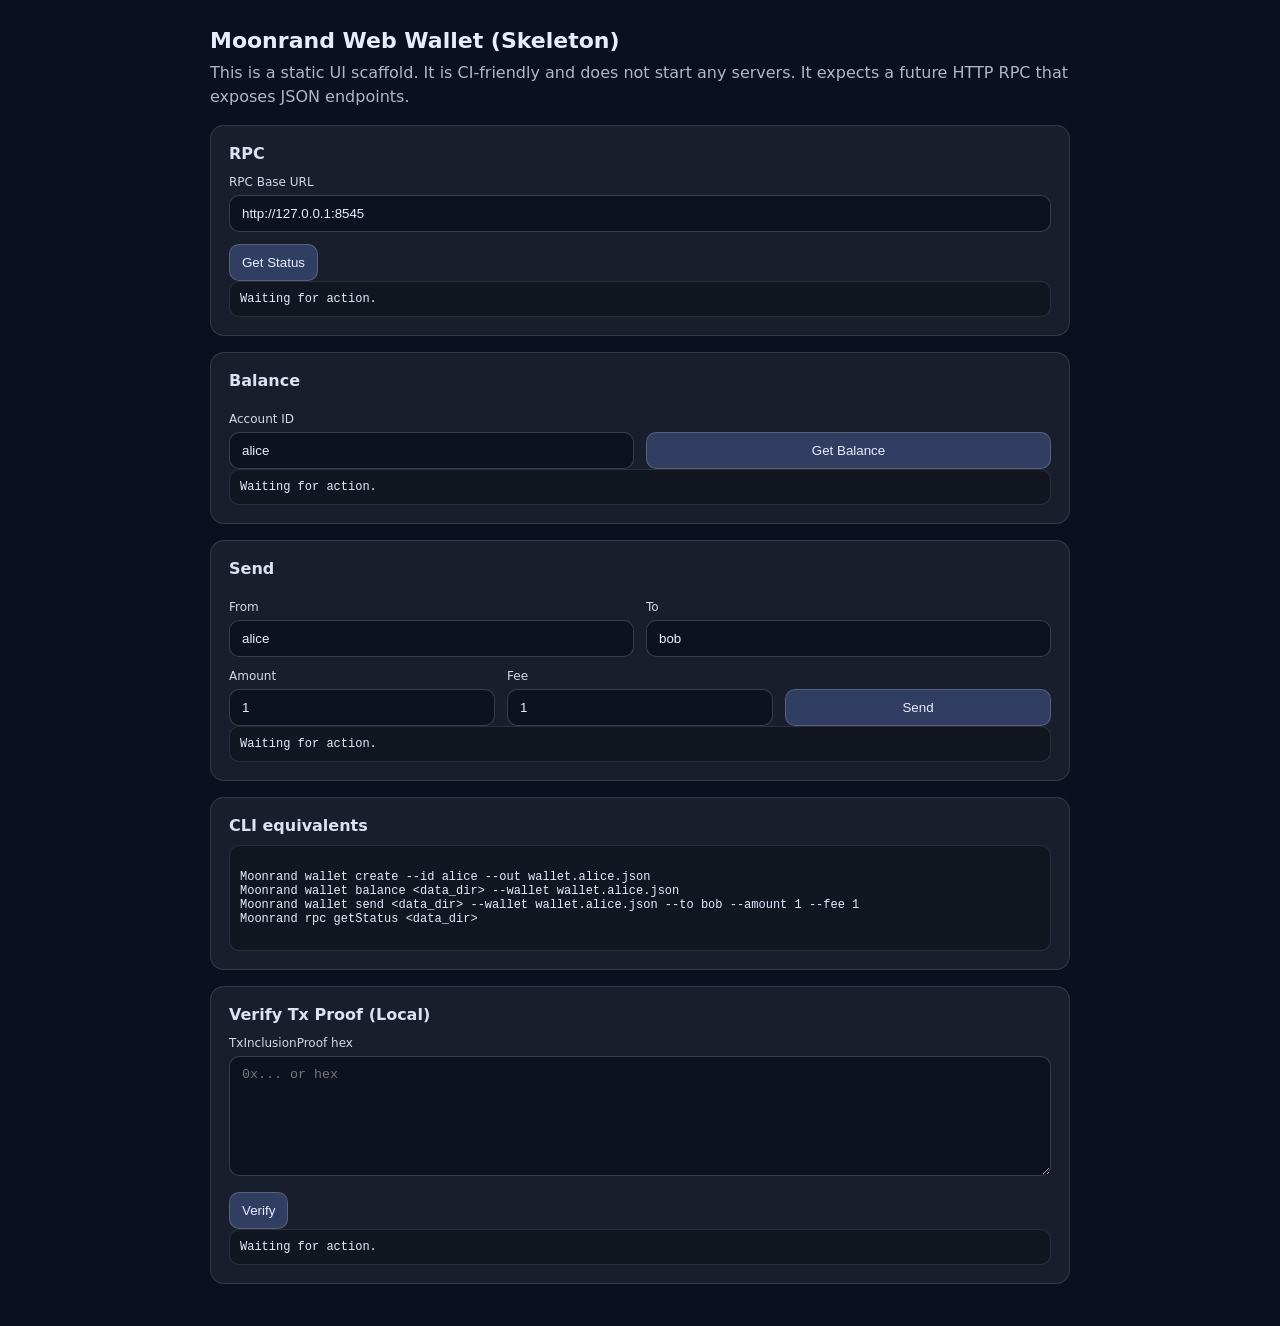
<file: web_wallet/index.html>
<!doctype html>
<html lang="en">
<head>
  <meta charset="utf-8" />
  <meta name="viewport" content="width=device-width, initial-scale=1" />
  <title>Moonrand Wallet</title>
  <style>
    :root { color-scheme: dark; }
    body { margin: 0; font-family: ui-sans-serif, system-ui, -apple-system, "Segoe UI", Roboto, Arial; background: #0b1020; color: #e8ecff; }
    .wrap { max-width: 860px; margin: 0 auto; padding: 28px 18px 42px; }
    .card { background: rgba(255,255,255,0.06); border: 1px solid rgba(255,255,255,0.12); border-radius: 14px; padding: 18px; margin-top: 16px; }
    h1 { font-size: 22px; margin: 0 0 8px; }
    h2 { font-size: 16px; margin: 0 0 10px; opacity: 0.95; }
    p { margin: 8px 0; opacity: 0.9; line-height: 1.5; }
    label { display: block; font-size: 12px; opacity: 0.9; margin: 12px 0 6px; }
    input { width: 100%; box-sizing: border-box; padding: 10px 12px; border-radius: 10px; border: 1px solid rgba(255,255,255,0.18); background: rgba(10,14,28,0.7); color: #e8ecff; outline: none; }
    input:focus { border-color: rgba(120,160,255,0.65); }
    .row { display: grid; grid-template-columns: 1fr 1fr; gap: 12px; }
    .row3 { display: grid; grid-template-columns: 1fr 1fr 1fr; gap: 12px; }
    button { padding: 10px 12px; border-radius: 10px; border: 1px solid rgba(255,255,255,0.18); background: rgba(120,160,255,0.25); color: #e8ecff; cursor: pointer; }
    button:hover { background: rgba(120,160,255,0.35); }
    .mono { font-family: ui-monospace, SFMono-Regular, Menlo, Consolas, monospace; font-size: 12px; white-space: pre-wrap; word-break: break-word; background: rgba(0,0,0,0.25); border: 1px solid rgba(255,255,255,0.10); border-radius: 10px; padding: 10px; }
    .muted { opacity: 0.75; }
    .ok { color: #a6ffcb; }
    .err { color: #ff9aa6; }
    .btnbar { display: flex; gap: 10px; flex-wrap: wrap; margin-top: 12px; }
    textarea { width: 100%; box-sizing: border-box; padding: 10px 12px; border-radius: 10px; border: 1px solid rgba(255,255,255,0.18); background: rgba(10,14,28,0.7); color: #e8ecff; outline: none; min-height: 120px; resize: vertical; }
    textarea:focus { border-color: rgba(120,160,255,0.65); }
  </style>
</head>
<body>
  <div class="wrap">
    <h1>Moonrand Web Wallet (Skeleton)</h1>
    <p class="muted">This is a static UI scaffold. It is CI-friendly and does not start any servers. It expects a future HTTP RPC that exposes JSON endpoints.</p>

    <div class="card">
      <h2>RPC</h2>
      <label for="rpcUrl">RPC Base URL</label>
      <input id="rpcUrl" value="http://127.0.0.1:8545" />
      <div class="btnbar">
        <button id="btnStatus">Get Status</button>
      </div>
      <div id="statusOut" class="mono" aria-live="polite"></div>
    </div>

    <div class="card">
      <h2>Balance</h2>
      <div class="row">
        <div>
          <label for="accountId">Account ID</label>
          <input id="accountId" value="alice" />
        </div>
        <div>
          <label>&nbsp;</label>
          <button id="btnBalance" style="width:100%">Get Balance</button>
        </div>
      </div>
      <div id="balanceOut" class="mono" aria-live="polite"></div>
    </div>

    <div class="card">
      <h2>Send</h2>
      <div class="row">
        <div>
          <label for="fromId">From</label>
          <input id="fromId" value="alice" />
        </div>
        <div>
          <label for="toId">To</label>
          <input id="toId" value="bob" />
        </div>
      </div>
      <div class="row3">
        <div>
          <label for="amount">Amount</label>
          <input id="amount" value="1" />
        </div>
        <div>
          <label for="fee">Fee</label>
          <input id="fee" value="1" />
        </div>
        <div>
          <label>&nbsp;</label>
          <button id="btnSend" style="width:100%">Send</button>
        </div>
      </div>
      <div id="sendOut" class="mono" aria-live="polite"></div>
    </div>

    <div class="card">
      <h2>CLI equivalents</h2>
      <div class="mono">
Moonrand wallet create --id alice --out wallet.alice.json
Moonrand wallet balance &lt;data_dir&gt; --wallet wallet.alice.json
Moonrand wallet send &lt;data_dir&gt; --wallet wallet.alice.json --to bob --amount 1 --fee 1
Moonrand rpc getStatus &lt;data_dir&gt;
      </div>
    </div>

    <div class="card">
      <h2>Verify Tx Proof (Local)</h2>
      <label for="txProofHex">TxInclusionProof hex</label>
      <textarea id="txProofHex" placeholder="0x... or hex"></textarea>
      <div class="btnbar">
        <button id="btnVerifyTxProof">Verify</button>
      </div>
      <div id="txProofOut" class="mono" aria-live="polite"></div>
    </div>
  </div>

  <script src="proof_verify.js"></script>
  <script src="app.js"></script>
</body>
</html>
</file>
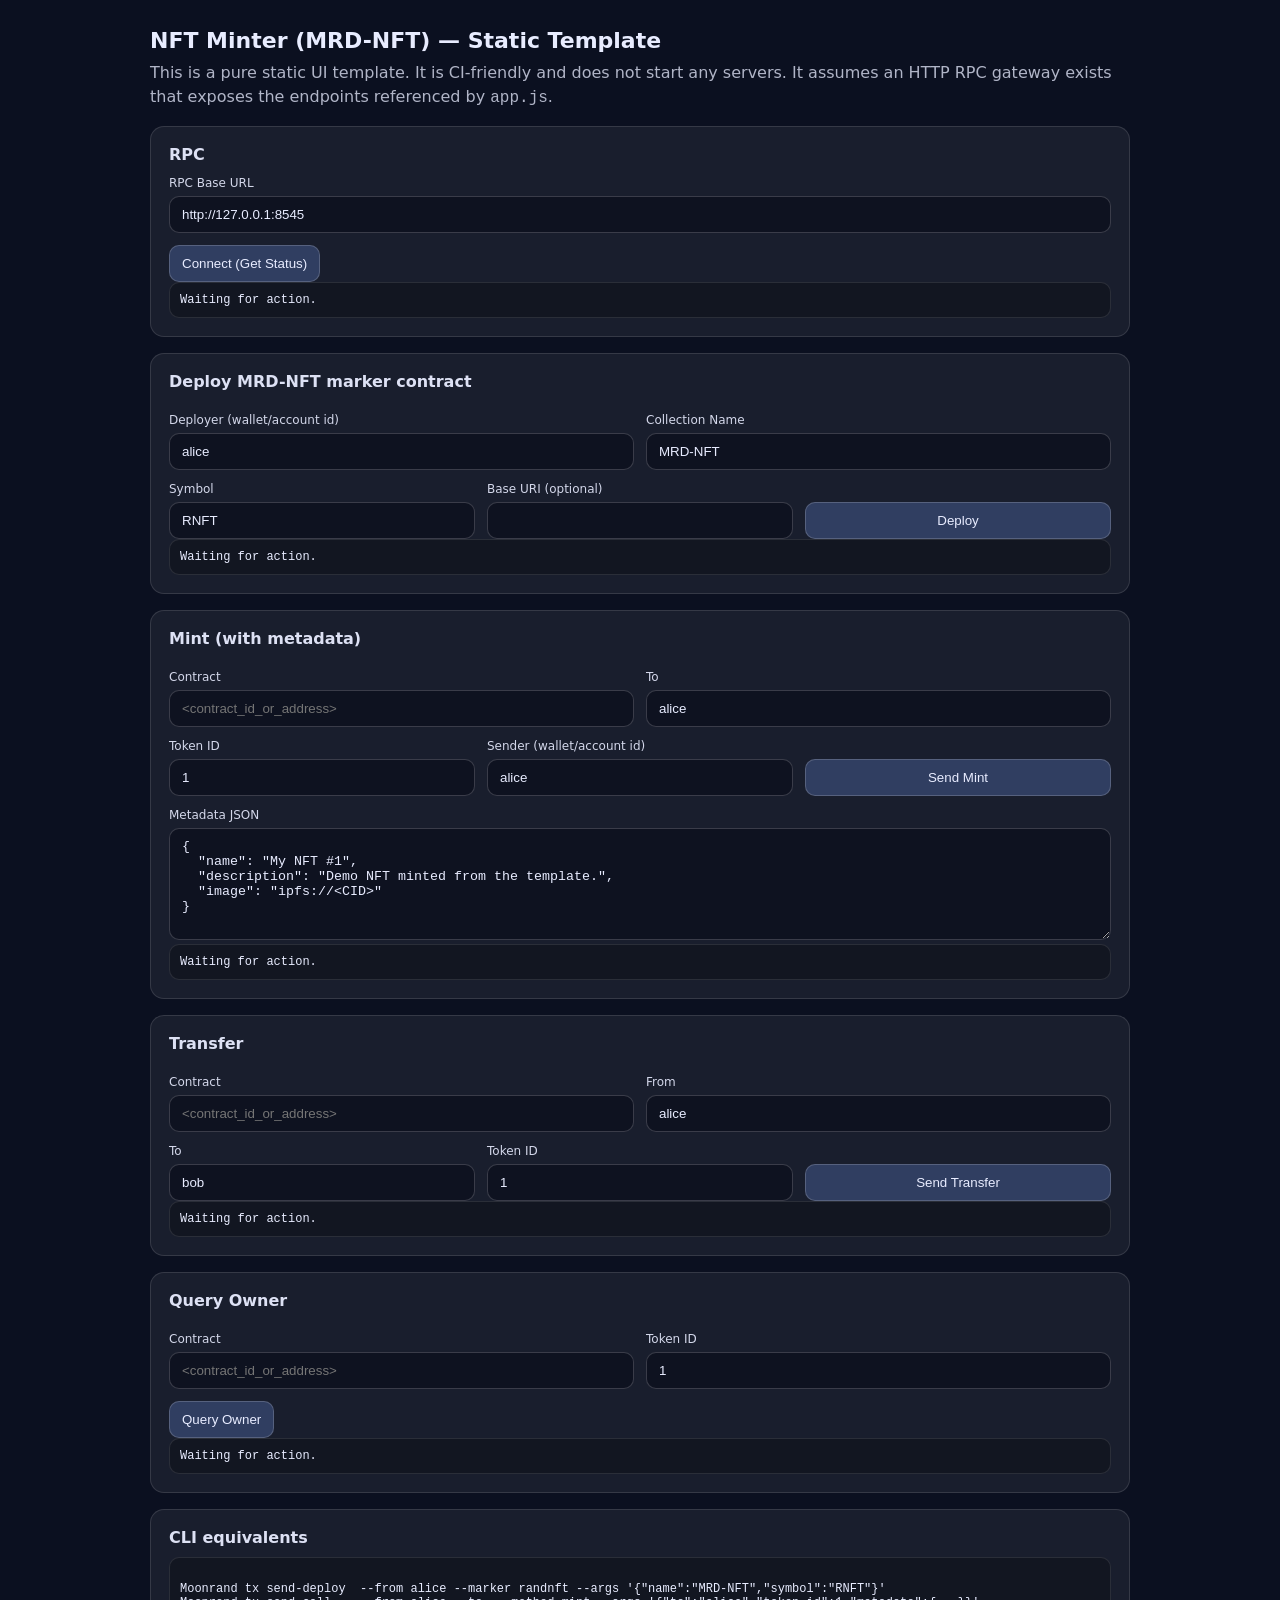
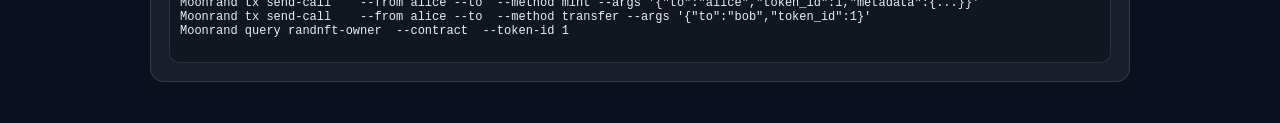
<file: tools/dapps/nft_minter/index.html>
<!doctype html>
<html lang="en">
<head>
  <meta charset="utf-8" />
  <meta name="viewport" content="width=device-width, initial-scale=1" />
  <title>Moonrand DApp Template: NFT Minter</title>
  <link rel="stylesheet" href="style.css" />
</head>
<body>
  <div class="wrap">
    <h1>NFT Minter (MRD-NFT) — Static Template</h1>
    <p class="muted">This is a pure static UI template. It is CI-friendly and does not start any servers. It assumes an HTTP RPC gateway exists that exposes the endpoints referenced by <span class="mono-inline">app.js</span>.</p>

    <div class="card">
      <h2>RPC</h2>
      <label for="rpcUrl">RPC Base URL</label>
      <input id="rpcUrl" value="http://127.0.0.1:8545" />
      <div class="btnbar">
        <button id="btnStatus">Connect (Get Status)</button>
      </div>
      <div id="statusOut" class="mono" aria-live="polite"></div>
    </div>

    <div class="card">
      <h2>Deploy MRD-NFT marker contract</h2>
      <div class="row">
        <div>
          <label for="deployFrom">Deployer (wallet/account id)</label>
          <input id="deployFrom" value="alice" />
        </div>
        <div>
          <label for="collectionName">Collection Name</label>
          <input id="collectionName" value="MRD-NFT" />
        </div>
      </div>
      <div class="row3">
        <div>
          <label for="collectionSymbol">Symbol</label>
          <input id="collectionSymbol" value="RNFT" />
        </div>
        <div>
          <label for="collectionBaseUri">Base URI (optional)</label>
          <input id="collectionBaseUri" value="" />
        </div>
        <div>
          <label>&nbsp;</label>
          <button id="btnDeploy" style="width:100%">Deploy</button>
        </div>
      </div>
      <div id="deployOut" class="mono" aria-live="polite"></div>
    </div>

    <div class="card">
      <h2>Mint (with metadata)</h2>
      <div class="row">
        <div>
          <label for="mintContract">Contract</label>
          <input id="mintContract" placeholder="<contract_id_or_address>" />
        </div>
        <div>
          <label for="mintTo">To</label>
          <input id="mintTo" value="alice" />
        </div>
      </div>
      <div class="row3">
        <div>
          <label for="tokenId">Token ID</label>
          <input id="tokenId" value="1" />
        </div>
        <div>
          <label for="mintFrom">Sender (wallet/account id)</label>
          <input id="mintFrom" value="alice" />
        </div>
        <div>
          <label>&nbsp;</label>
          <button id="btnMint" style="width:100%">Send Mint</button>
        </div>
      </div>
      <label for="metadataJson">Metadata JSON</label>
      <textarea id="metadataJson" rows="6">{
  "name": "My NFT #1",
  "description": "Demo NFT minted from the template.",
  "image": "ipfs://<CID>"
}</textarea>
      <div id="mintOut" class="mono" aria-live="polite"></div>
    </div>

    <div class="card">
      <h2>Transfer</h2>
      <div class="row">
        <div>
          <label for="xferContract">Contract</label>
          <input id="xferContract" placeholder="<contract_id_or_address>" />
        </div>
        <div>
          <label for="xferFrom">From</label>
          <input id="xferFrom" value="alice" />
        </div>
      </div>
      <div class="row3">
        <div>
          <label for="xferTo">To</label>
          <input id="xferTo" value="bob" />
        </div>
        <div>
          <label for="xferTokenId">Token ID</label>
          <input id="xferTokenId" value="1" />
        </div>
        <div>
          <label>&nbsp;</label>
          <button id="btnTransfer" style="width:100%">Send Transfer</button>
        </div>
      </div>
      <div id="xferOut" class="mono" aria-live="polite"></div>
    </div>

    <div class="card">
      <h2>Query Owner</h2>
      <div class="row">
        <div>
          <label for="ownerContract">Contract</label>
          <input id="ownerContract" placeholder="<contract_id_or_address>" />
        </div>
        <div>
          <label for="ownerTokenId">Token ID</label>
          <input id="ownerTokenId" value="1" />
        </div>
      </div>
      <div class="btnbar">
        <button id="btnOwner">Query Owner</button>
      </div>
      <div id="ownerOut" class="mono" aria-live="polite"></div>
    </div>

    <div class="card">
      <h2>CLI equivalents</h2>
      <div class="mono">
Moonrand tx send-deploy <data_dir> --from alice --marker randnft --args '{"name":"MRD-NFT","symbol":"RNFT"}'
Moonrand tx send-call   <data_dir> --from alice --to <contract> --method mint --args '{"to":"alice","token_id":1,"metadata":{...}}'
Moonrand tx send-call   <data_dir> --from alice --to <contract> --method transfer --args '{"to":"bob","token_id":1}'
Moonrand query randnft-owner <data_dir> --contract <contract> --token-id 1
      </div>
    </div>
  </div>

  <script src="app.js"></script>
</body>
</html>
</file>
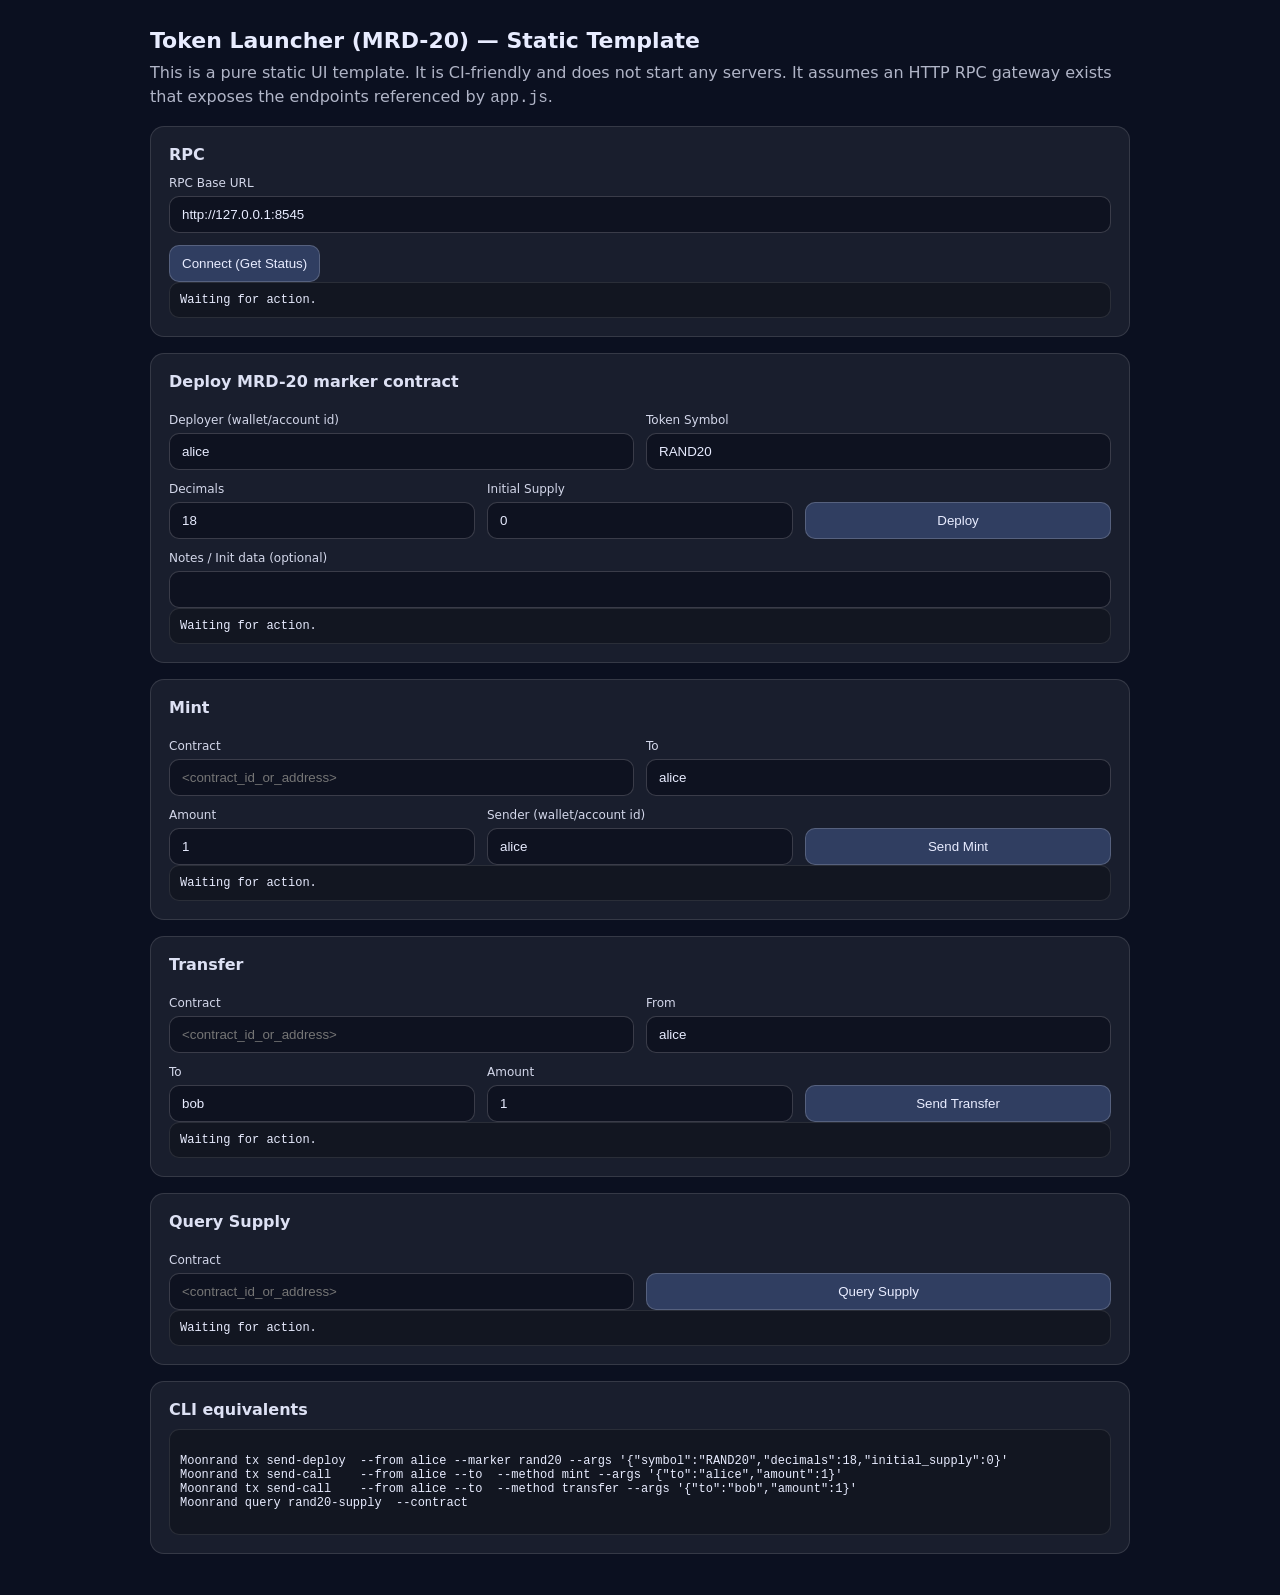
<file: tools/dapps/token_launcher/index.html>
<!doctype html>
<html lang="en">
<head>
  <meta charset="utf-8" />
  <meta name="viewport" content="width=device-width, initial-scale=1" />
  <title>Moonrand DApp Template: Token Launcher</title>
  <link rel="stylesheet" href="style.css" />
</head>
<body>
  <div class="wrap">
    <h1>Token Launcher (MRD-20) — Static Template</h1>
    <p class="muted">This is a pure static UI template. It is CI-friendly and does not start any servers. It assumes an HTTP RPC gateway exists that exposes the endpoints referenced by <span class="mono-inline">app.js</span>.</p>

    <div class="card">
      <h2>RPC</h2>
      <label for="rpcUrl">RPC Base URL</label>
      <input id="rpcUrl" value="http://127.0.0.1:8545" />
      <div class="btnbar">
        <button id="btnStatus">Connect (Get Status)</button>
      </div>
      <div id="statusOut" class="mono" aria-live="polite"></div>
    </div>

    <div class="card">
      <h2>Deploy MRD-20 marker contract</h2>
      <div class="row">
        <div>
          <label for="deployFrom">Deployer (wallet/account id)</label>
          <input id="deployFrom" value="alice" />
        </div>
        <div>
          <label for="tokenSymbol">Token Symbol</label>
          <input id="tokenSymbol" value="RAND20" />
        </div>
      </div>
      <div class="row3">
        <div>
          <label for="tokenDecimals">Decimals</label>
          <input id="tokenDecimals" value="18" />
        </div>
        <div>
          <label for="tokenInitSupply">Initial Supply</label>
          <input id="tokenInitSupply" value="0" />
        </div>
        <div>
          <label>&nbsp;</label>
          <button id="btnDeploy" style="width:100%">Deploy</button>
        </div>
      </div>
      <label for="deployNote">Notes / Init data (optional)</label>
      <input id="deployNote" value="" />
      <div id="deployOut" class="mono" aria-live="polite"></div>
    </div>

    <div class="card">
      <h2>Mint</h2>
      <div class="row">
        <div>
          <label for="mintContract">Contract</label>
          <input id="mintContract" placeholder="<contract_id_or_address>" />
        </div>
        <div>
          <label for="mintTo">To</label>
          <input id="mintTo" value="alice" />
        </div>
      </div>
      <div class="row3">
        <div>
          <label for="mintAmount">Amount</label>
          <input id="mintAmount" value="1" />
        </div>
        <div>
          <label for="mintFrom">Sender (wallet/account id)</label>
          <input id="mintFrom" value="alice" />
        </div>
        <div>
          <label>&nbsp;</label>
          <button id="btnMint" style="width:100%">Send Mint</button>
        </div>
      </div>
      <div id="mintOut" class="mono" aria-live="polite"></div>
    </div>

    <div class="card">
      <h2>Transfer</h2>
      <div class="row">
        <div>
          <label for="xferContract">Contract</label>
          <input id="xferContract" placeholder="<contract_id_or_address>" />
        </div>
        <div>
          <label for="xferFrom">From</label>
          <input id="xferFrom" value="alice" />
        </div>
      </div>
      <div class="row3">
        <div>
          <label for="xferTo">To</label>
          <input id="xferTo" value="bob" />
        </div>
        <div>
          <label for="xferAmount">Amount</label>
          <input id="xferAmount" value="1" />
        </div>
        <div>
          <label>&nbsp;</label>
          <button id="btnTransfer" style="width:100%">Send Transfer</button>
        </div>
      </div>
      <div id="xferOut" class="mono" aria-live="polite"></div>
    </div>

    <div class="card">
      <h2>Query Supply</h2>
      <div class="row">
        <div>
          <label for="supplyContract">Contract</label>
          <input id="supplyContract" placeholder="<contract_id_or_address>" />
        </div>
        <div>
          <label>&nbsp;</label>
          <button id="btnSupply" style="width:100%">Query Supply</button>
        </div>
      </div>
      <div id="supplyOut" class="mono" aria-live="polite"></div>
    </div>

    <div class="card">
      <h2>CLI equivalents</h2>
      <div class="mono">
Moonrand tx send-deploy <data_dir> --from alice --marker rand20 --args '{"symbol":"RAND20","decimals":18,"initial_supply":0}'
Moonrand tx send-call   <data_dir> --from alice --to <contract> --method mint --args '{"to":"alice","amount":1}'
Moonrand tx send-call   <data_dir> --from alice --to <contract> --method transfer --args '{"to":"bob","amount":1}'
Moonrand query rand20-supply <data_dir> --contract <contract>
      </div>
    </div>
  </div>

  <script src="app.js"></script>
</body>
</html>
</file>
<file: tools/dapps/nft_minter/style.css>
:root { color-scheme: dark; }
body { margin: 0; font-family: ui-sans-serif, system-ui, -apple-system, "Segoe UI", Roboto, Arial; background: #0b1020; color: #e8ecff; }
.wrap { max-width: 980px; margin: 0 auto; padding: 28px 18px 42px; }
.card { background: rgba(255,255,255,0.06); border: 1px solid rgba(255,255,255,0.12); border-radius: 14px; padding: 18px; margin-top: 16px; }
h1 { font-size: 22px; margin: 0 0 8px; }
h2 { font-size: 16px; margin: 0 0 10px; opacity: 0.95; }
p { margin: 8px 0; opacity: 0.9; line-height: 1.5; }
label { display: block; font-size: 12px; opacity: 0.9; margin: 12px 0 6px; }
input, textarea { width: 100%; box-sizing: border-box; padding: 10px 12px; border-radius: 10px; border: 1px solid rgba(255,255,255,0.18); background: rgba(10,14,28,0.7); color: #e8ecff; outline: none; }
input:focus, textarea:focus { border-color: rgba(120,160,255,0.65); }
textarea { resize: vertical; }
.row { display: grid; grid-template-columns: 1fr 1fr; gap: 12px; }
.row3 { display: grid; grid-template-columns: 1fr 1fr 1fr; gap: 12px; }
button { padding: 10px 12px; border-radius: 10px; border: 1px solid rgba(255,255,255,0.18); background: rgba(120,160,255,0.25); color: #e8ecff; cursor: pointer; }
button:hover { background: rgba(120,160,255,0.35); }
.mono { font-family: ui-monospace, SFMono-Regular, Menlo, Consolas, monospace; font-size: 12px; white-space: pre-wrap; word-break: break-word; background: rgba(0,0,0,0.25); border: 1px solid rgba(255,255,255,0.10); border-radius: 10px; padding: 10px; }
.mono-inline { font-family: ui-monospace, SFMono-Regular, Menlo, Consolas, monospace; }
.muted { opacity: 0.75; }
.ok { color: #a6ffcb; }
.err { color: #ff9aa6; }
.btnbar { display: flex; gap: 10px; flex-wrap: wrap; margin-top: 12px; }
</file>
<file: tools/dapps/token_launcher/style.css>
:root { color-scheme: dark; }
body { margin: 0; font-family: ui-sans-serif, system-ui, -apple-system, "Segoe UI", Roboto, Arial; background: #0b1020; color: #e8ecff; }
.wrap { max-width: 980px; margin: 0 auto; padding: 28px 18px 42px; }
.card { background: rgba(255,255,255,0.06); border: 1px solid rgba(255,255,255,0.12); border-radius: 14px; padding: 18px; margin-top: 16px; }
h1 { font-size: 22px; margin: 0 0 8px; }
h2 { font-size: 16px; margin: 0 0 10px; opacity: 0.95; }
p { margin: 8px 0; opacity: 0.9; line-height: 1.5; }
label { display: block; font-size: 12px; opacity: 0.9; margin: 12px 0 6px; }
input, textarea { width: 100%; box-sizing: border-box; padding: 10px 12px; border-radius: 10px; border: 1px solid rgba(255,255,255,0.18); background: rgba(10,14,28,0.7); color: #e8ecff; outline: none; }
input:focus, textarea:focus { border-color: rgba(120,160,255,0.65); }
.row { display: grid; grid-template-columns: 1fr 1fr; gap: 12px; }
.row3 { display: grid; grid-template-columns: 1fr 1fr 1fr; gap: 12px; }
button { padding: 10px 12px; border-radius: 10px; border: 1px solid rgba(255,255,255,0.18); background: rgba(120,160,255,0.25); color: #e8ecff; cursor: pointer; }
button:hover { background: rgba(120,160,255,0.35); }
.mono { font-family: ui-monospace, SFMono-Regular, Menlo, Consolas, monospace; font-size: 12px; white-space: pre-wrap; word-break: break-word; background: rgba(0,0,0,0.25); border: 1px solid rgba(255,255,255,0.10); border-radius: 10px; padding: 10px; }
.mono-inline { font-family: ui-monospace, SFMono-Regular, Menlo, Consolas, monospace; }
.muted { opacity: 0.75; }
.ok { color: #a6ffcb; }
.err { color: #ff9aa6; }
.btnbar { display: flex; gap: 10px; flex-wrap: wrap; margin-top: 12px; }
</file>
